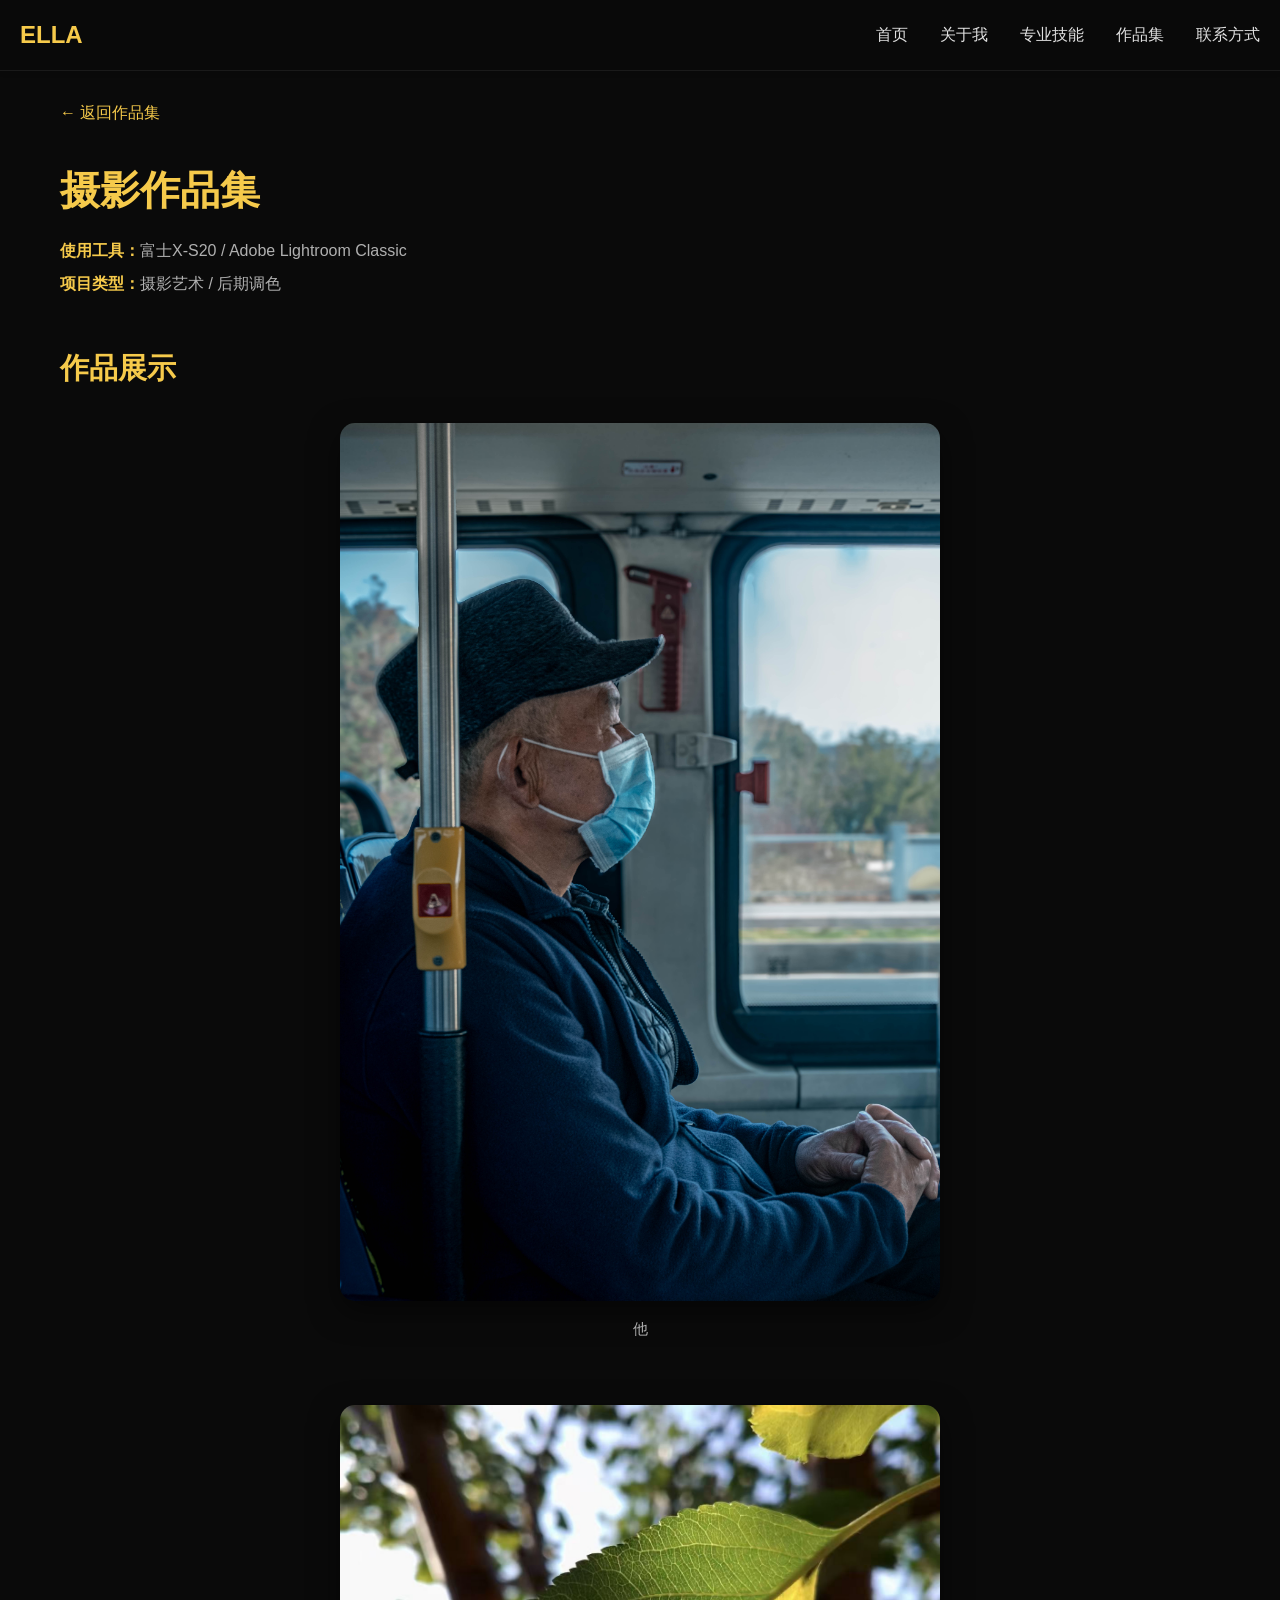
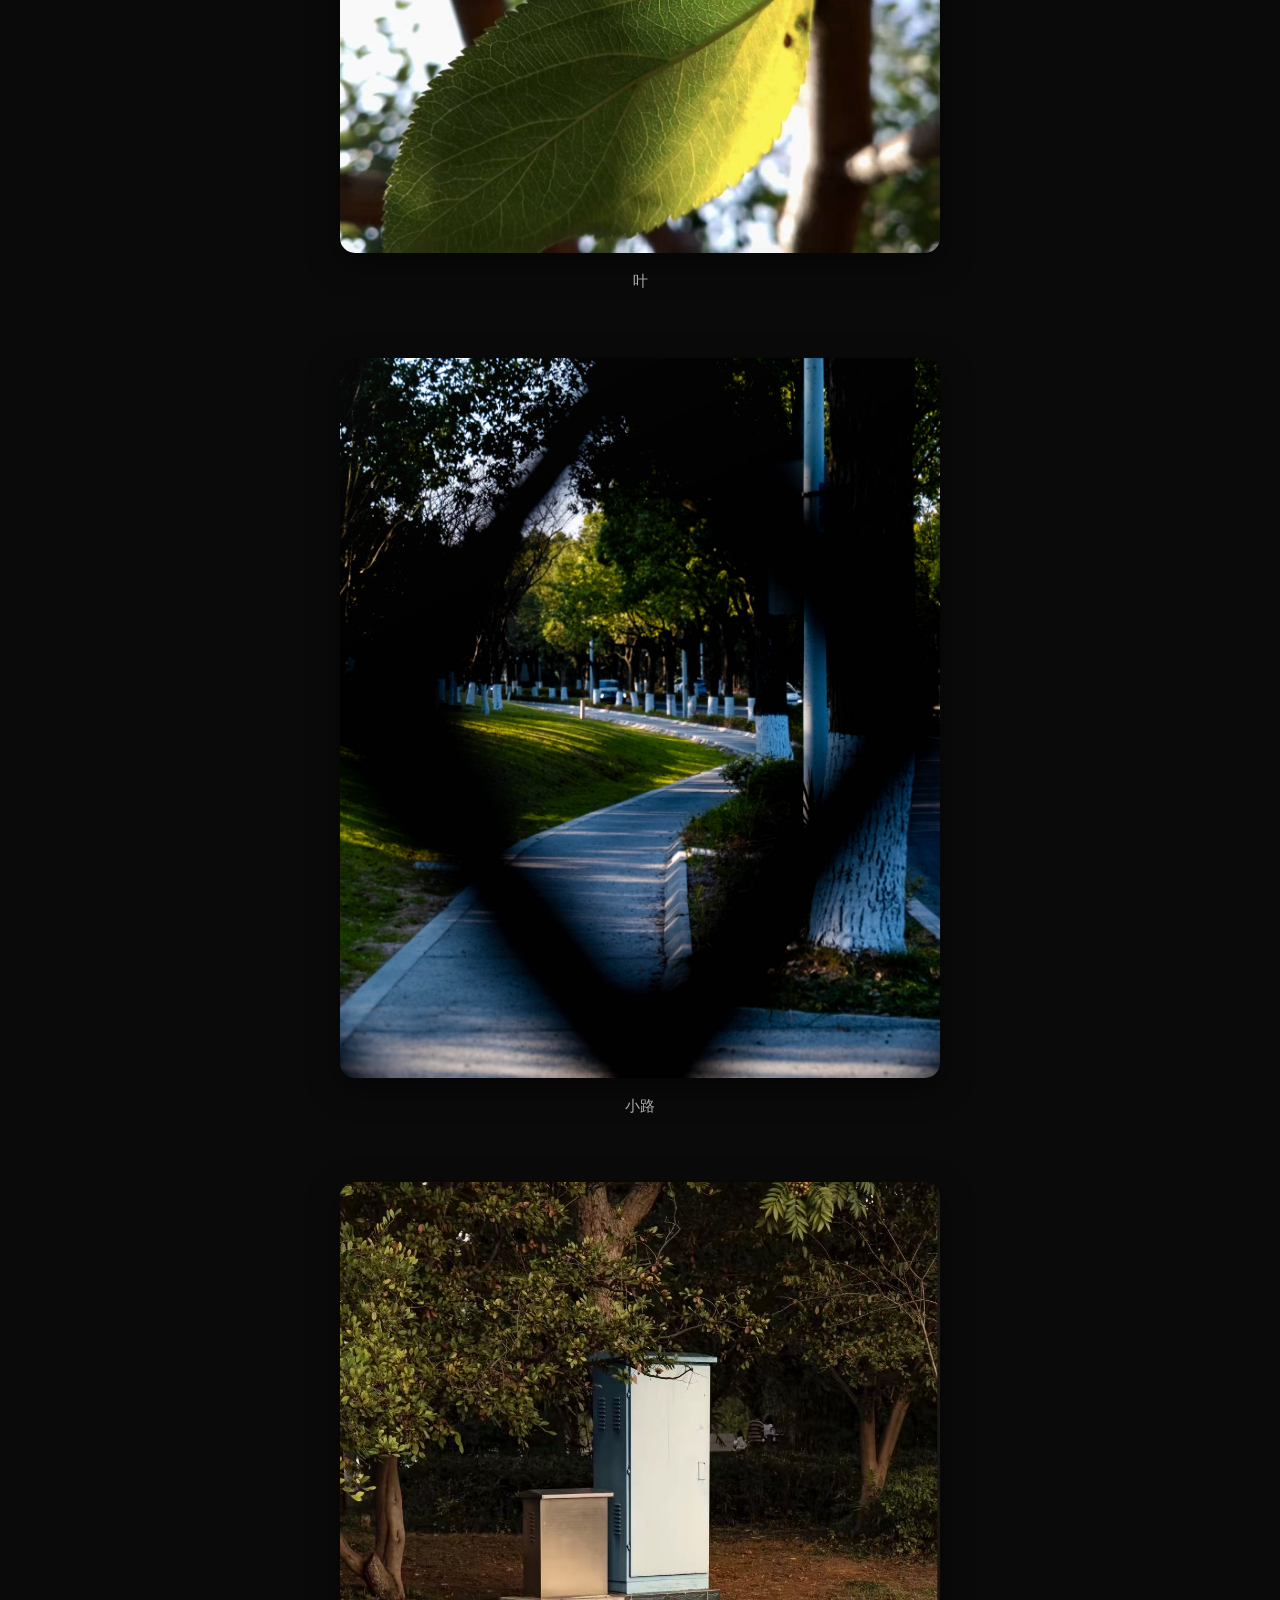
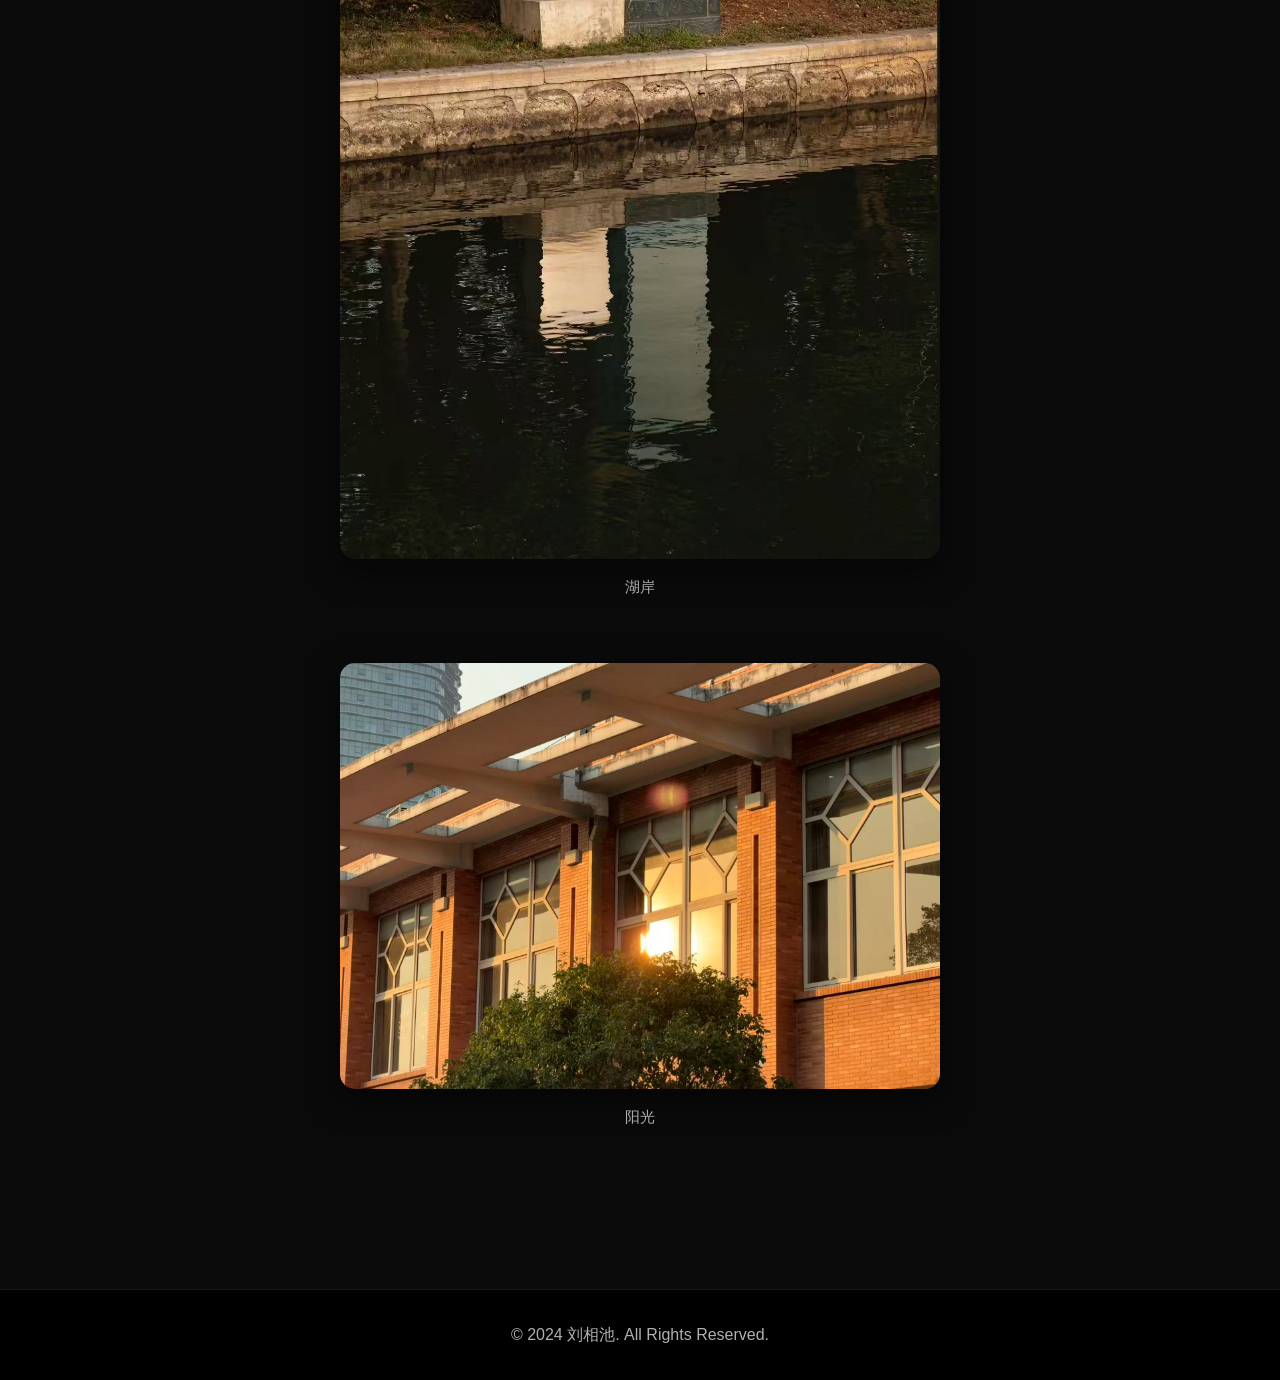
<file: project-photography.html>
<!DOCTYPE html>
<html lang="zh-CN">
<head>
    <meta charset="UTF-8">
    <meta name="viewport" content="width=device-width, initial-scale=1.0">
    <title>摄影作品集 - 刘相池作品集</title>
    <link rel="stylesheet" href="style.css">
    <style>
        .project-detail {
            padding: 100px 0 80px;
            background: #0a0a0a;
            min-height: 100vh;
        }

        .project-header {
            max-width: 1200px;
            margin: 0 auto 3rem;
            padding: 0 20px;
        }

        .back-link {
            display: inline-block;
            color: #f6ca4b;
            text-decoration: none;
            margin-bottom: 2rem;
            font-size: 1rem;
            transition: all 0.3s ease;
        }

        .back-link:hover {
            color: #ffffff;
            transform: translateX(-5px);
        }

        .project-title {
            font-size: 2.5rem;
            color: #f6ca4b;
            margin-bottom: 1rem;
            font-weight: 700;
        }

        .project-meta {
            color: #b0b0b0;
            font-size: 1rem;
            margin-bottom: 0.5rem;
        }

        .project-meta strong {
            color: #f6ca4b;
        }

        .project-section {
            max-width: 1200px;
            margin: 0 auto 3rem;
            padding: 0 20px;
        }

        .section-title {
            font-size: 1.8rem;
            color: #f6ca4b;
            margin-bottom: 2rem;
            font-weight: 700;
        }

        .photo-grid {
            display: flex;
            flex-direction: column;
            gap: 2rem;
            max-width: 600px;
            margin: 0 auto;
        }

        .photo-item {
            border-radius: 15px;
            overflow: hidden;
            box-shadow: 0 10px 30px rgba(0, 0, 0, 0.5);
            transition: transform 0.3s ease, box-shadow 0.3s ease;
        }

        .photo-item:hover {
            transform: translateY(-10px);
            box-shadow: 0 15px 40px rgba(246, 202, 75, 0.3);
        }

        .photo-item img {
            width: 100%;
            height: auto;
            display: block;
        }

        .photo-caption {
            text-align: center;
            color: #b0b0b0;
            font-size: 0.95rem;
            margin-top: 1rem;
            margin-bottom: 2rem;
        }

        @media (max-width: 768px) {
            .project-title {
                font-size: 2rem;
            }

            .photo-grid {
                grid-template-columns: 1fr;
                gap: 1.5rem;
            }
        }
    </style>
</head>
<body>
    <!-- 导航栏 -->
    <nav class="navbar">
        <div class="container">
            <div class="logo">ELLA</div>
            <ul class="nav-links">
                <li><a href="index.html#home">首页</a></li>
                <li><a href="index.html#about">关于我</a></li>
                <li><a href="index.html#skills">专业技能</a></li>
                <li><a href="index.html#portfolio">作品集</a></li>
                <li><a href="index.html#contact">联系方式</a></li>
            </ul>
        </div>
    </nav>

    <!-- 作品详情 -->
    <section class="project-detail">
        <div class="project-header">
            <a href="index.html#portfolio" class="back-link">← 返回作品集</a>
            <h1 class="project-title">摄影作品集</h1>
            <p class="project-meta"><strong>使用工具：</strong>富士X-S20 / Adobe Lightroom Classic</p>
            <p class="project-meta"><strong>项目类型：</strong>摄影艺术 / 后期调色</p>
        </div>

        <!-- 作品展示 -->
        <div class="project-section">
            <h2 class="section-title">作品展示</h2>
            <div class="photo-grid">
                <div>
                    <div class="photo-item">
                        <img src="images/他.jpg" alt="他">
                    </div>
                    <p class="photo-caption">他</p>
                </div>
                <div>
                    <div class="photo-item">
                        <img src="images/叶.png" alt="叶">
                    </div>
                    <p class="photo-caption">叶</p>
                </div>
                <div>
                    <div class="photo-item">
                        <img src="images/小路.jpg" alt="小路">
                    </div>
                    <p class="photo-caption">小路</p>
                </div>
                <div>
                    <div class="photo-item">
                        <img src="images/湖岸.png" alt="湖岸">
                    </div>
                    <p class="photo-caption">湖岸</p>
                </div>
                <div>
                    <div class="photo-item">
                        <img src="images/阳光.jpg" alt="阳光">
                    </div>
                    <p class="photo-caption">阳光</p>
                </div>
            </div>
        </div>
    </section>

    <!-- 页脚 -->
    <footer class="footer">
        <div class="container">
            <p>&copy; 2024 刘相池. All Rights Reserved.</p>
        </div>
    </footer>

    <script src="script.js"></script>
</body>
</html>
</file>
<file: style.css>
/* 全局样式重置 */
* {
    margin: 0;
    padding: 0;
    box-sizing: border-box;
}

body {
    font-family: 'Microsoft YaHei', Arial, sans-serif;
    line-height: 1.6;
    color: #e0e0e0;
    background-color: #0a0a0a;
}

.container {
    max-width: 1600px;
    margin: 0 auto;
    padding: 0 20px;
}

/* 导航栏样式 */
.navbar {
    background: rgba(10, 10, 10, 0.95);
    backdrop-filter: blur(10px);
    box-shadow: 0 2px 10px rgba(0,0,0,0.5);
    position: fixed;
    width: 100%;
    top: 0;
    z-index: 1000;
    border-bottom: 1px solid #1a1a1a;
}

.navbar .container {
    display: flex;
    justify-content: space-between;
    align-items: center;
    padding: 1rem 20px;
}

.logo {
    font-size: 1.5rem;
    font-weight: bold;
    color: #f6ca4b;
}

.nav-links {
    display: flex;
    list-style: none;
    gap: 2rem;
}

.nav-links a {
    text-decoration: none;
    color: #e0e0e0;
    transition: color 0.3s;
}

.nav-links a:hover {
    color: #f6ca4b;
}

/* 首页英雄区域 */
.hero {
    background: #0a0a0a;
    color: #e0e0e0;
    padding: 150px 0 100px;
    min-height: 100vh;
    display: flex;
    align-items: center;
    position: relative;
    overflow: hidden;
}

.hero .container {
    display: flex;
    justify-content: flex-start;
    width: 100%;
}

.hero-content {
    text-align: left;
    max-width: 800px;
}

.hero-title {
    font-family: 'Futura', 'Futura Bold', 'Montserrat', 'PingFang SC', 'Microsoft YaHei', sans-serif;
    font-size: 6rem;
    line-height: 0.7;
    margin-bottom: 3rem;
    font-weight: 700;
    letter-spacing: 1px;
}

.hero-title .hello {
    color: #ffffff;
    font-size: 6rem;
    font-weight: 700;
    letter-spacing: 2px;
    display: block;
    margin-bottom: 0;
    transition: all 0.4s cubic-bezier(0.4, 0, 0.2, 1);
    transform-origin: left center;
    cursor: default;
}

.hero-title .hello:hover {
    color: #f6ca4b;
    transform: scaleX(1.15);
}

.hero-title .im {
    color: #ffffff;
    font-size: 6rem;
    font-weight: 700;
    letter-spacing: 2px;
    display: block;
    margin-bottom: 0;
    transition: all 0.4s cubic-bezier(0.4, 0, 0.2, 1);
    transform-origin: left center;
    cursor: default;
}

.hero-title .im:hover {
    color: #f6ca4b;
    transform: scaleX(1.15);
}

.hero-title .name-liu {
    color: #ffffff;
    font-weight: 700;
    font-size: 6rem;
    display: block;
    margin-bottom: 0;
    transition: all 0.4s cubic-bezier(0.4, 0, 0.2, 1);
    transform-origin: left center;
    cursor: default;
}

.hero-title .name-liu:hover {
    color: #f6ca4b;
    transform: scaleX(1.15);
}

.hero-title .name-xiangchi {
    color: #ffffff;
    font-weight: 700;
    font-size: 6rem;
    display: block;
    transition: all 0.4s cubic-bezier(0.4, 0, 0.2, 1);
    transform-origin: left center;
    cursor: default;
}

.hero-title .name-xiangchi:hover {
    color: #f6ca4b;
    transform: scaleX(1.15);
}

.hero-subtitle {
    font-size: 1.2rem;
    margin-bottom: 2rem;
    color: #b0b0b0;
    text-align: left;
}

.btn {
    display: inline-block;
    padding: 12px 30px;
    background: linear-gradient(135deg, #f6ca4b, #ffed4e);
    color: #0a0a0a;
    text-decoration: none;
    border-radius: 30px;
    transition: transform 0.3s, box-shadow 0.3s;
    font-weight: bold;
}

.btn:hover {
    transform: translateY(-3px);
    box-shadow: 0 10px 20px rgba(246, 202, 75, 0.3);
}

/* 关于我部分 */
.about {
    padding: 80px 0;
    background: #0a0a0a;
}

.about h2 {
    text-align: center;
    font-size: 2.5rem;
    margin-bottom: 3rem;
    color: #f6ca4b;
}

.about-content {
    display: flex;
    align-items: center;
    justify-content: center;
    gap: 3rem;
    max-width: 900px;
    margin: 0 auto;
}

/* 头像样式 */
.about-avatar {
    flex-shrink: 0;
}

.about-avatar img {
    width: 250px;
    height: 250px;
    object-fit: cover;
    border-radius: 50%;
    border: 4px solid #f6ca4b;
    box-shadow: 0 10px 30px rgba(246, 202, 75, 0.3);
    transition: transform 0.3s ease, box-shadow 0.3s ease;
}

.about-avatar img:hover {
    transform: scale(1.05);
    box-shadow: 0 15px 40px rgba(246, 202, 75, 0.5);
}

/* 信息卡片样式 */
.about-info-card {
    background: #1a1a1a;
    border: 1px solid #2a2a2a;
    border-radius: 15px;
    padding: 2rem;
    width: fit-content;
    min-width: 350px;
}

.info-item {
    display: flex;
    margin-bottom: 1.2rem;
    font-size: 1.1rem;
    line-height: 1.6;
}

.info-item:last-child {
    margin-bottom: 0;
}

.info-label {
    color: #f6ca4b;
    font-weight: 600;
    min-width: 80px;
    flex-shrink: 0;
}

.info-value {
    color: #e0e0e0;
}

/* 描述文字 */
.about-description {
    max-width: 800px;
    margin: 2rem auto 0;
    text-align: center;
}

.about-description p {
    font-size: 1.1rem;
    line-height: 1.8;
    color: #b0b0b0;
}

/* 专业技能部分 */
.skills {
    padding: 80px 0;
    background: #0a0a0a;
}

.skills h2 {
    text-align: center;
    font-size: 2.5rem;
    margin-bottom: 3rem;
    color: #f6ca4b;
}

.skills-grid {
    display: grid;
    grid-template-columns: repeat(2, 1fr);
    gap: 2rem;
    max-width: 800px;
    margin: 0 auto;
}

.skill-item {
    background: #1a1a1a;
    padding: 2rem;
    border-radius: 15px;
    text-align: center;
    border: 1px solid #2a2a2a;
    transition: transform 0.3s ease, box-shadow 0.3s ease;
}

.skill-item:hover {
    transform: translateY(-10px);
    box-shadow: 0 10px 30px rgba(246, 202, 75, 0.2);
    border-color: #f6ca4b;
}

.skill-icon {
    font-size: 3rem;
    margin-bottom: 1rem;
}

.skill-item h3 {
    color: #f6ca4b;
    font-size: 1.3rem;
    margin-bottom: 0.8rem;
}

.skill-item p {
    color: #b0b0b0;
    font-size: 0.95rem;
    line-height: 1.6;
}

/* 作品集部分 */
.portfolio {
    padding: 80px 0;
    background: #0a0a0a;
}

.portfolio h2 {
    text-align: center;
    font-size: 2.5rem;
    margin-bottom: 3rem;
    color: #f6ca4b;
}

.portfolio-list {
    display: flex;
    flex-direction: column;
    gap: 2rem;
    max-width: 1200px;
    margin: 0 auto;
}

.portfolio-card {
    display: flex;
    background: #1a1a1a;
    border-radius: 15px;
    overflow: hidden;
    border: 1px solid #2a2a2a;
    transition: all 0.3s cubic-bezier(0.4, 0, 0.2, 1);
    height: 250px;
}

.portfolio-card-link {
    text-decoration: none;
    color: inherit;
    display: block;
}

.portfolio-card-link:hover .portfolio-card {
    transform: translateY(-8px);
    border-color: #f6ca4b;
    box-shadow: 0 15px 40px rgba(246, 202, 75, 0.2);
}

.card-left {
    flex: 0 0 65%;
    padding: 2.5rem;
    display: flex;
    flex-direction: column;
    justify-content: center;
    background: #0a0a0a;
}

.card-left h3 {
    color: #ffffff;
    font-size: 1.8rem;
    margin-bottom: 1rem;
    font-weight: 700;
}

.card-left .software {
    color: #888;
    font-size: 0.95rem;
    line-height: 1.6;
}

.card-right {
    flex: 0 0 35%;
    position: relative;
    overflow: hidden;
    display: flex;
    align-items: center;
    justify-content: center;
}

.portfolio-preview {
    width: 100%;
    height: 100%;
    position: relative;
    overflow: hidden;
}

.portfolio-preview::before {
    content: '';
    position: absolute;
    left: 0;
    top: 0;
    width: 80px;
    height: 100%;
    background: linear-gradient(to right, rgba(26, 26, 26, 0.8), transparent);
    z-index: 1;
    pointer-events: none;
}

.preview-placeholder {
    width: 100%;
    height: 100%;
    background: linear-gradient(135deg, #2a2a2a 0%, #3a3a3a 100%);
    display: flex;
    align-items: center;
    justify-content: center;
    color: #666;
    font-size: 1.2rem;
    transition: transform 0.4s ease;
}

.preview-image {
    width: 100%;
    height: 100%;
    object-fit: cover;
    object-position: center center;
    transition: transform 0.4s ease;
}

.preview-video {
    width: 100%;
    height: 100%;
    object-fit: cover;
    transition: transform 0.4s ease;
}

.portfolio-card:hover .preview-image {
    transform: scale(1.05);
}

/* 联系方式部分 */
.contact {
    padding: 80px 0;
    background: #0a0a0a;
}

.contact h2 {
    text-align: center;
    font-size: 2.5rem;
    margin-bottom: 3rem;
    color: #f6ca4b;
}

.contact-info {
    text-align: center;
}

.contact-info p {
    font-size: 1.1rem;
    margin-bottom: 1rem;
    color: #e0e0e0;
}

/* 页脚 */
.footer {
    background: #000;
    color: #b0b0b0;
    text-align: center;
    padding: 2rem 0;
    border-top: 1px solid #1a1a1a;
}

/* 响应式设计 */
@media (max-width: 768px) {
    .nav-links {
        gap: 1rem;
    }
    
    .hero-title {
        font-size: 3.5rem;
    }
    
    .hero-title .hello,
    .hero-title .im,
    .hero-title .name-liu,
    .hero-title .name-xiangchi {
        font-size: 3.5rem;
    }
    
    .hero-subtitle {
        font-size: 1rem;
    }
    
    /* 关于我部分响应式 */
    .about-content {
        flex-direction: column;
        gap: 2rem;
    }
    
    .about-avatar img {
        width: 200px;
        height: 200px;
    }
    
    .about-info-card {
        width: 100%;
    }
    
    .info-label {
        min-width: 60px;
    }
    
    .hero-decoration {
        width: 250px;
        height: 250px;
        right: 5%;
    }
    
    .portfolio-grid {
        grid-template-columns: 1fr;
    }
}
</file>
